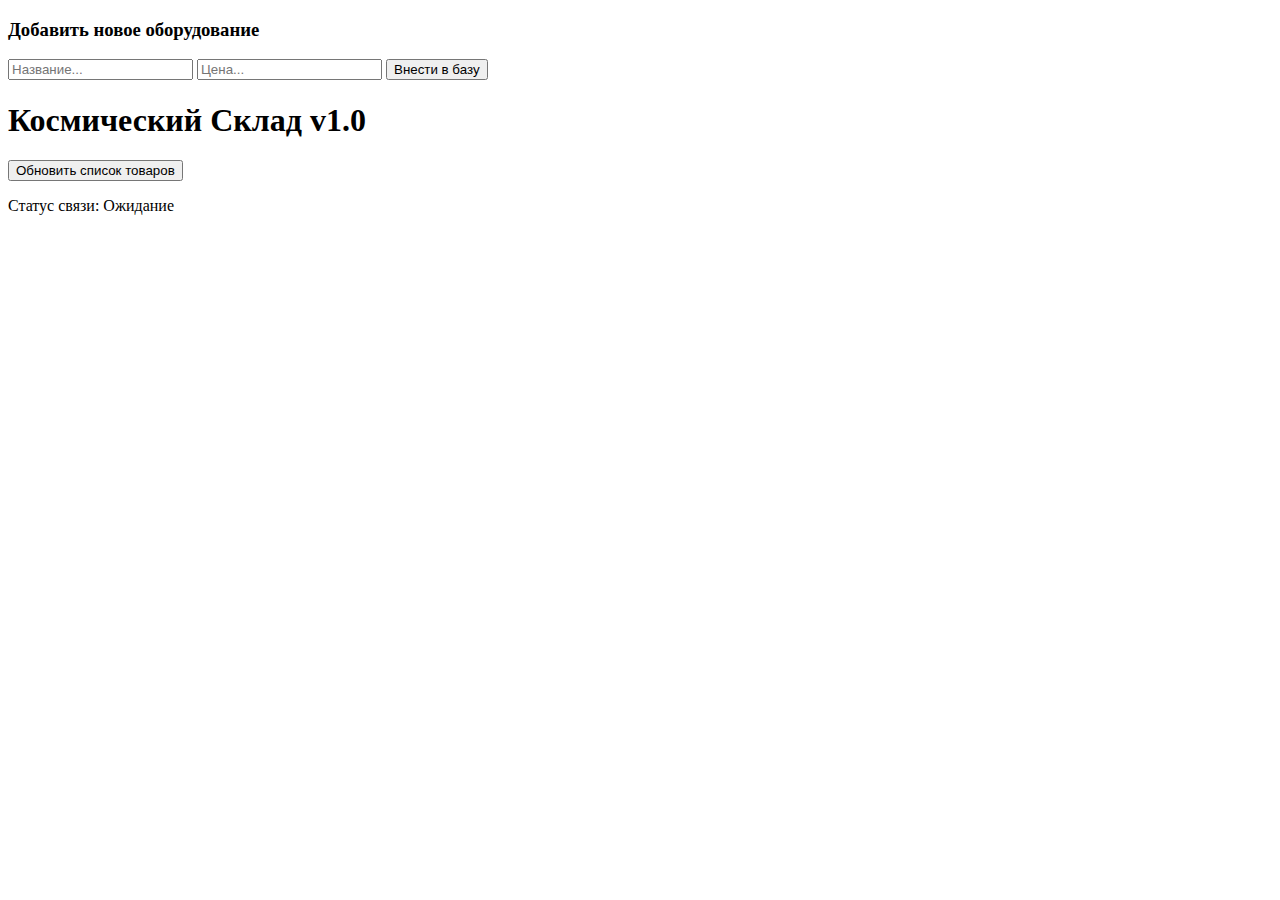
<file: index.html>
<!DOCTYPE html>
<html lang="en">
<head>
    <meta charset="UTF-8">
    <meta name="viewport" content="width=device-width, initial-scale=1.0">
    <title>Document</title>
    
</head>
<body>
    <div class="add-box">
        <h3>Добавить новое оборудование</h3>
        <input type="text" id="new-name" placeholder="Название...">
        <input type="number" id="new-price" placeholder="Цена...">
        <button id="add-btn">Внести в базу</button>
    </div> 
    <div class="shop-panel">
        <h1>Космический Склад v1.0</h1>
        <div class="controls">
            <button id="load-data">Обновить список товаров</button>
            <p id="status-label">Статус связи: <span>Ожидание</span></p>
        </div>
    </div> 
    <div id="inventory-grid" class="grid-container"></div>
    <script src="script.js"></script>
</body>
</html>
</file>
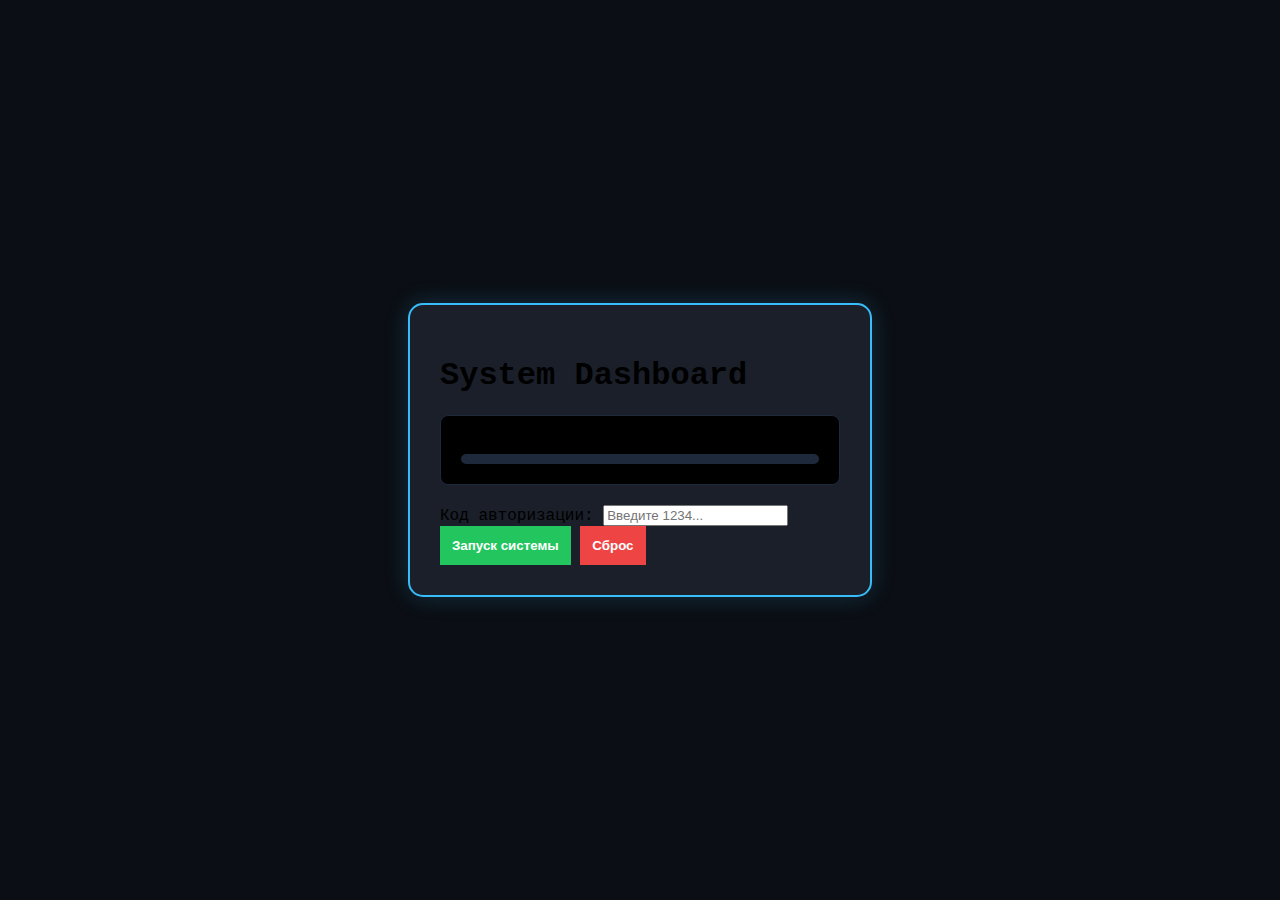
<file: 1/index.html>
<!DOCTYPE html>
<html lang="ru">
<head>
    <meta charset="UTF-8">
    <title>Control Center v1.0</title>
    <link rel="stylesheet" href="style.css"> </head>
<body>

    <div class="main-panel">
        <h1 id="title">System Dashboard</h1>

        <div class="screen">
            <div class="data-row">
                <span>Статус:</span>
                <span id="status-display">Offline</span> </div>
            
            <div class="progress-container">
                <div id="progress-fill"></div> </div>
        </div>

        <div class="input-zone">
            <label>Код авторизации:</label>
            <input type="text" id="code-input" placeholder="Введите 1234..."> </div>

        <div class="controls">
            <button id="launch-btn">Запуск системы</button> <button id="reset-btn">Сброс</button> </div>
    </div>

    <script src="script.js"></script>
</body>
</html>
</file>
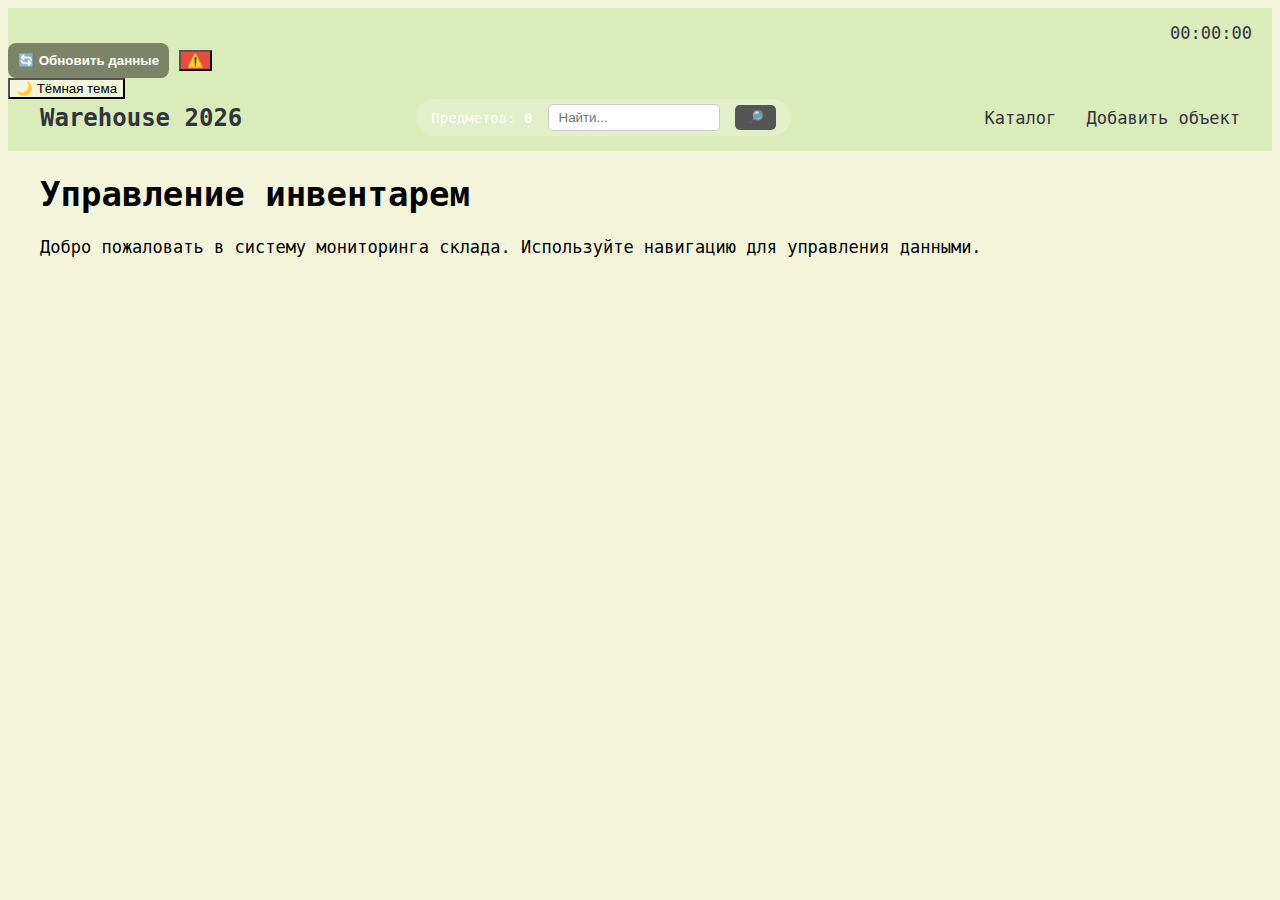
<file: Final Project Daniil/index.html>
<!DOCTYPE html>
<html lang="en">
<head>
    <meta charset="UTF-8">
    <meta name="viewport" content="width=device-width, initial-scale=1.0">
    <title>Document</title>
    <link rel="stylesheet" href="style.css">
</head>
<body>
    <header>
        <div id="stats-left">
            <div id="clock-container" class="clock">
                <span id="live-clock">00:00:00</span>
            </div>

            <button id="refresh-btn" class="btn-more" style="width : auto; justify-self: right;">🔄 Обновить данные</button>
            
            <button id="danger-filter" style="background: #e74c3c; justify-self: center;">⚠️</button>
            
            <button id="theme-toggle" class="btn-theme">🌙 Тёмная тема</button>
        </div>
        
        <div class="header-content container">
            <div class="logo">Warehouse 2026</div>
            <div class="header-tools">
                <span class="stats">Предметов: <b id="total-count">0</b></span>
                <input type="text" id="search-input" placeholder="Найти...">
                <button id="search-btn">🔎</button>
            </div>
            <nav>
                <a href="index.html">Каталог</a>
                <a href="add.html">Добавить объект</a>
            </nav>
        </div>
    </header>
    <main class="container">
        <selection class="intro">
            <h1>Управление инвентарем</h1>
            <p>Добро пожаловать в систему мониторинга склада. Используйте навигацию для управления данными.</p>
        </selection>
        <div id="loader" style="text-align: center; display: none;">⏳ Загрузка склада...</div>
        <div id="items-container" class="items-grid">
           
        </div>
        </main>
        <script src="script.js"></script>
</body>
</html>
</file>
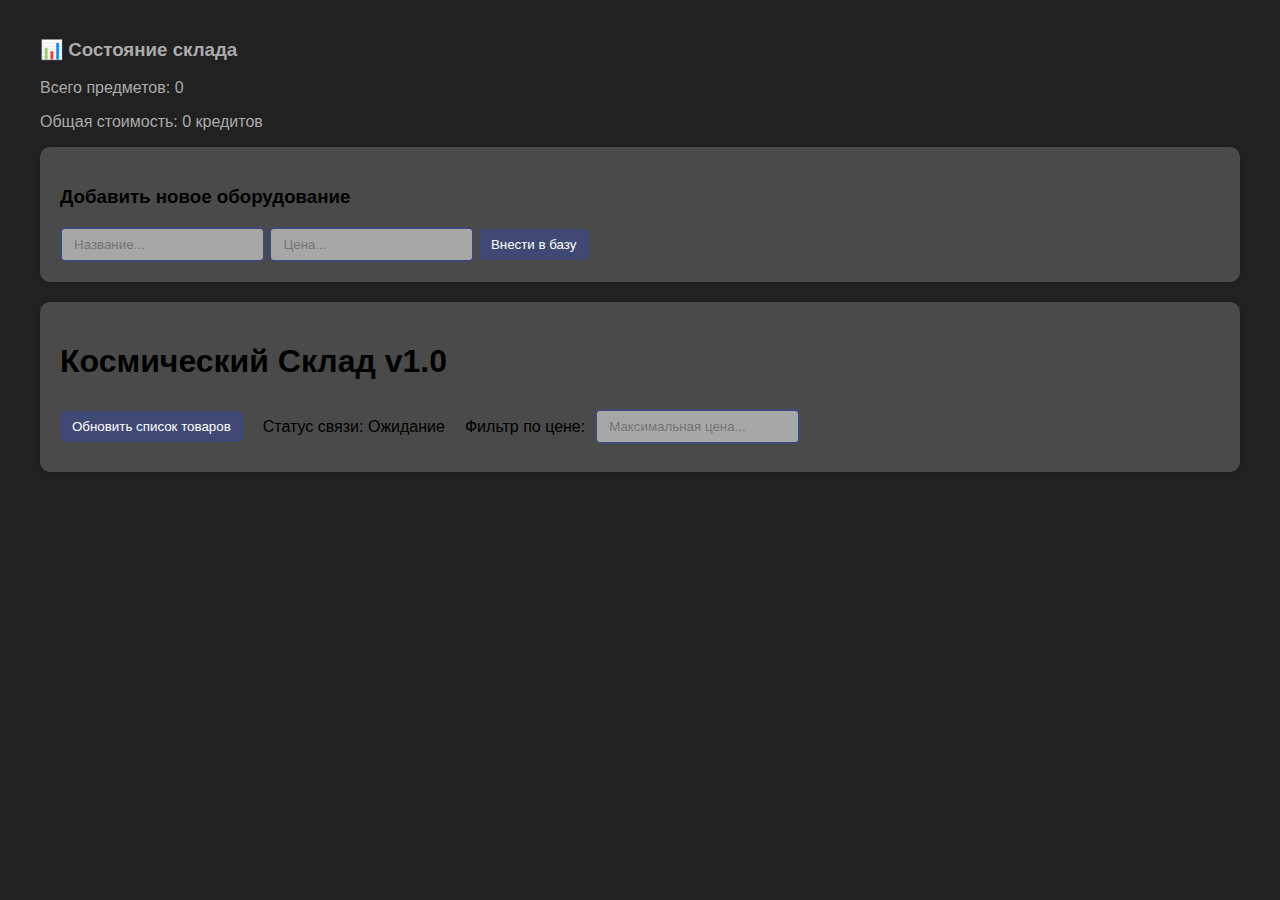
<file: HTML cosmic storage/index.html>
<!DOCTYPE html>
<html lang="en">
<head>
    <meta charset="UTF-8">
    <meta name="viewport" content="width=device-width, initial-scale=1.0">
    <title>Document</title>
    <link rel="stylesheet" href="style.css">
    
</style>
</head>
<body>
    <div class="stats-panel">
        <h3>📊 Состояние склада</h3>
        <p>Всего предметов: <span id="stat-count">0</span></p>
        <p>Общая стоимость: <span id="stat-sum">0</span> кредитов</p>
    </div>
    <div class="add-box">
        <h3>Добавить новое оборудование</h3>
        <input type="text" id="new-name" placeholder="Название...">
        <input type="number" id="new-price" placeholder="Цена...">
        <button id="add-btn">Внести в базу</button>
    </div> 
    <div class="shop-panel">
        <h1>Космический Склад v1.0</h1>
        <div class="controls">
            <button id="load-data">Обновить список товаров</button>
            <p id="status-label">Статус связи: <span>Ожидание</span></p>
            <div class="filter-box">
                <label>Фильтр по цене:</label>
                <input type="number" id="price-filter" placeholder="Максимальная цена...">
            </div>
        </div>

    </div> 
    <div id="inventory-grid" class="grid-container"></div>
    <script src="script.js"></script>
</body>
</html>
</file>
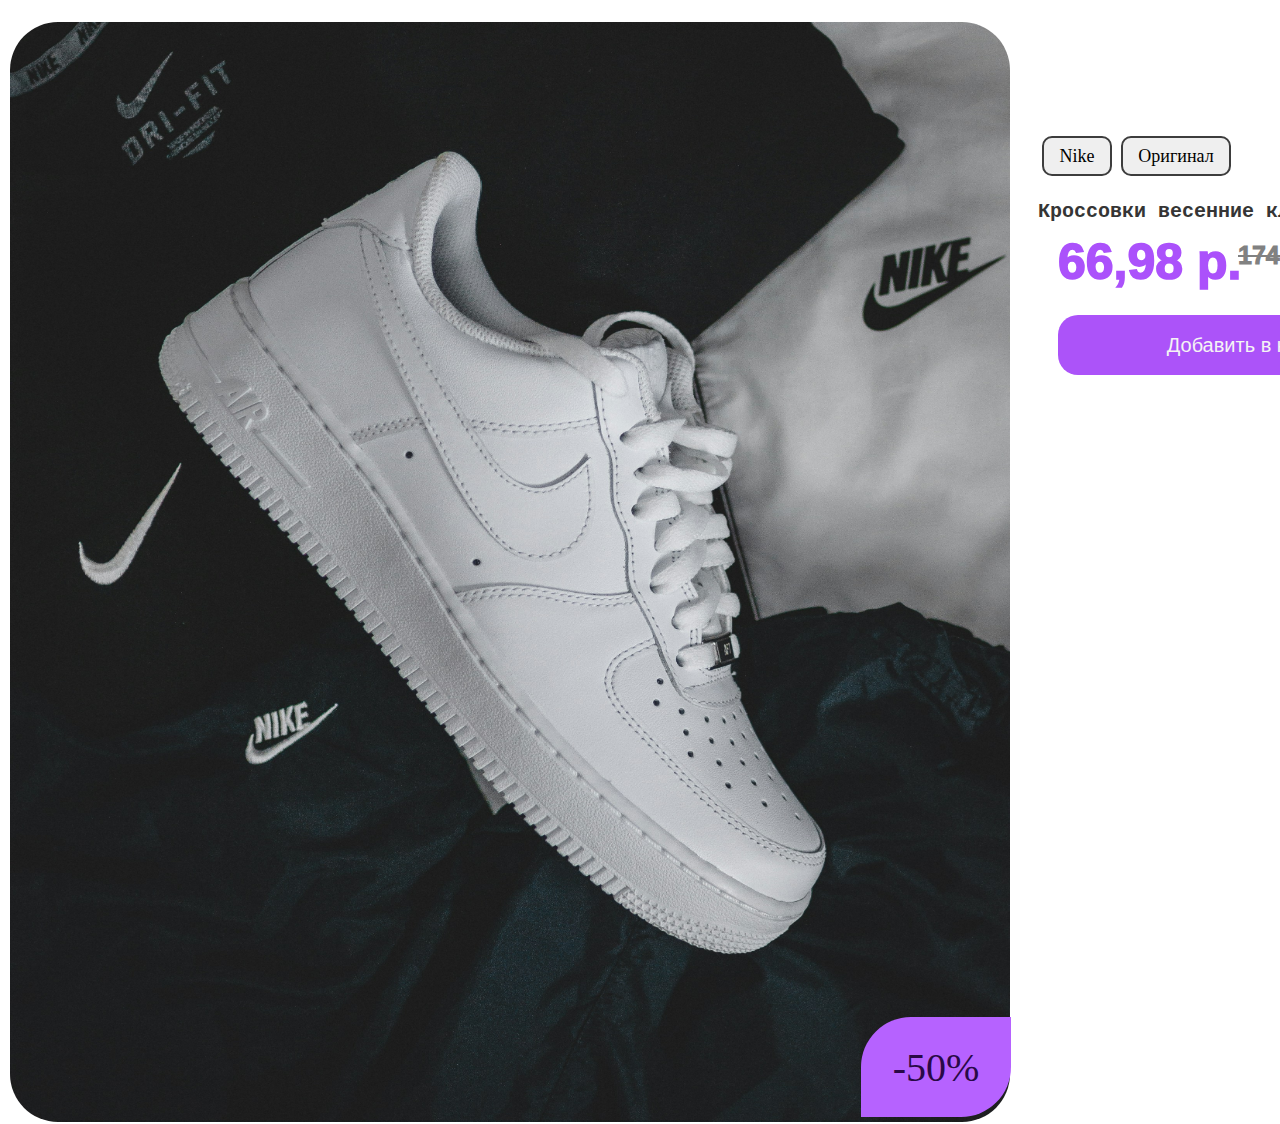
<file: HTML less3/index.html>
<!DOCTYPE html>
<html lang="ru">
<head>
    <meta charset="UTF-8">
    <meta name="viewport" content="width=device-width, initial-scale=1.0">
    <title>Карточка Товара</title>
    <link rel="stylesheet" href="style.css">
</head>
<body>
    <div class="image">
        <img src="images\jeff-tumale-SD9Jyl1xNQ4-unsplash.jpg" alt="Кроссовки Nike Air">
    </div>
    <div class="info">
        <h3>Кроссовки весенние классические легкие Nike Air</h3>
    </div>
    <div class="price">
        <p>66,98 р.</p>
        <p class="wsale">174,18 р.</p>
    </div>
    <div class="button">
        <button type="button" class="cart" >Добавить в корзину</button>
        <button type="button" class="brand">Nike</button>
        <button type="button" class="orig">Оригинал</button>
    </div>
    <button type="button" class="sale">-50%</button>
</body>
</html>
</file>
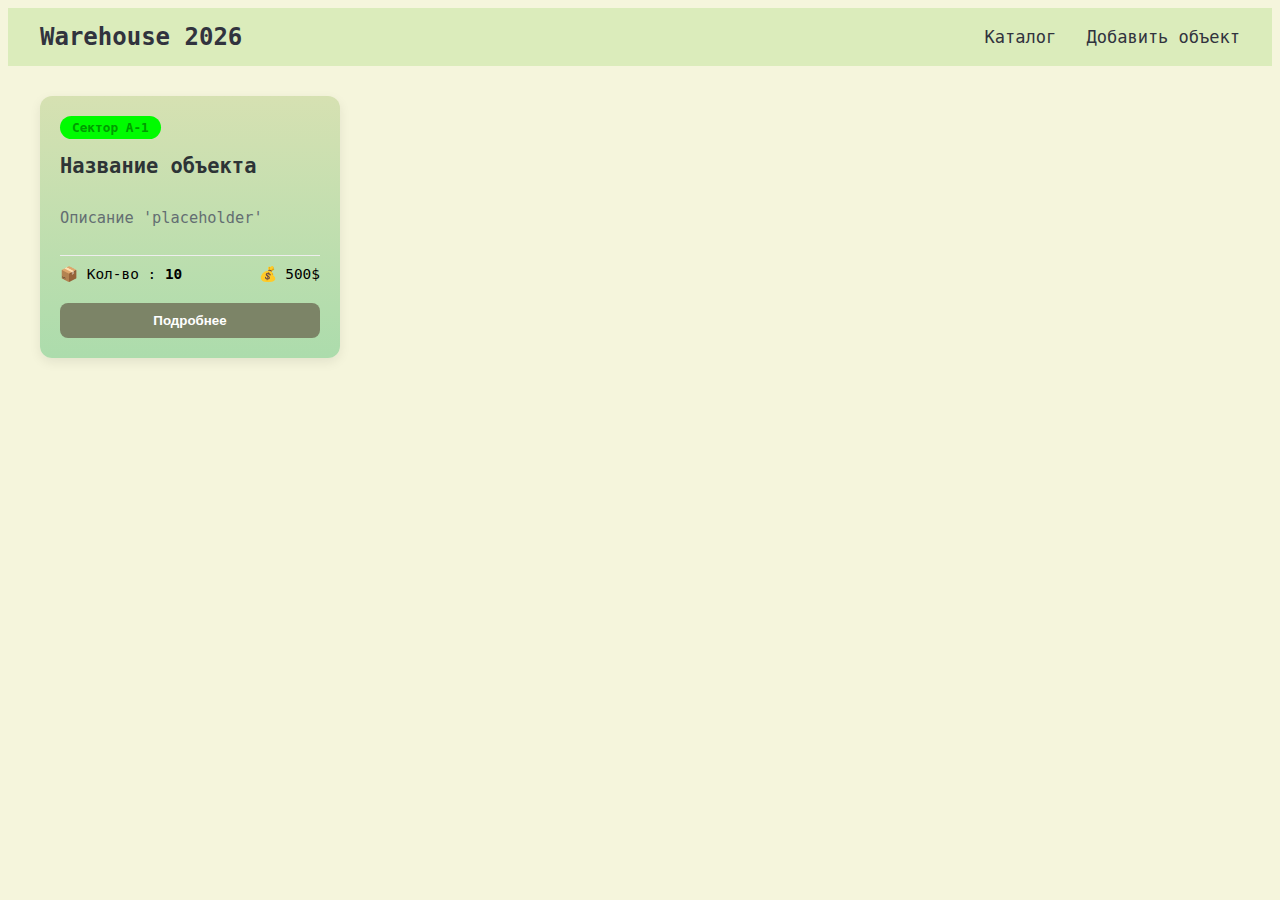
<file: Final Project Daniil/frontend/index.html>
<!DOCTYPE html>
<html lang="en">
<head>
    <meta charset="UTF-8">
    <meta name="viewport" content="width=device-width, initial-scale=1.0">
    <title>Document</title>
    <link rel="stylesheet" href="style.css">
</head>
<body>
    <header>
        <div class="header-content container">
            <div class="logo">Warehouse 2026</div>
            <nav>
                <a href="index.html">Каталог</a>
                <a href="add.html">Добавить объект</a>
            </nav>
        </div>
    </header>
    <main class="container">
        
        <div class="items-grid">
            <div class="card">
                <div class="card-badge">Сектор А-1</div>

                <h3 class="card-title">Название объекта</h3>
                <p class="card-description">Описание 'placeholder'</p>
                <div class="card-stats">
                    <span>📦 Кол-во : <b>10</b></span>
                    <span class="card-extra">💰 500$</span>
                </div>
                <button class="btn-more">Подробнее</button>
            </div>
        </div>
        </main>
</body>
</html>
</file>
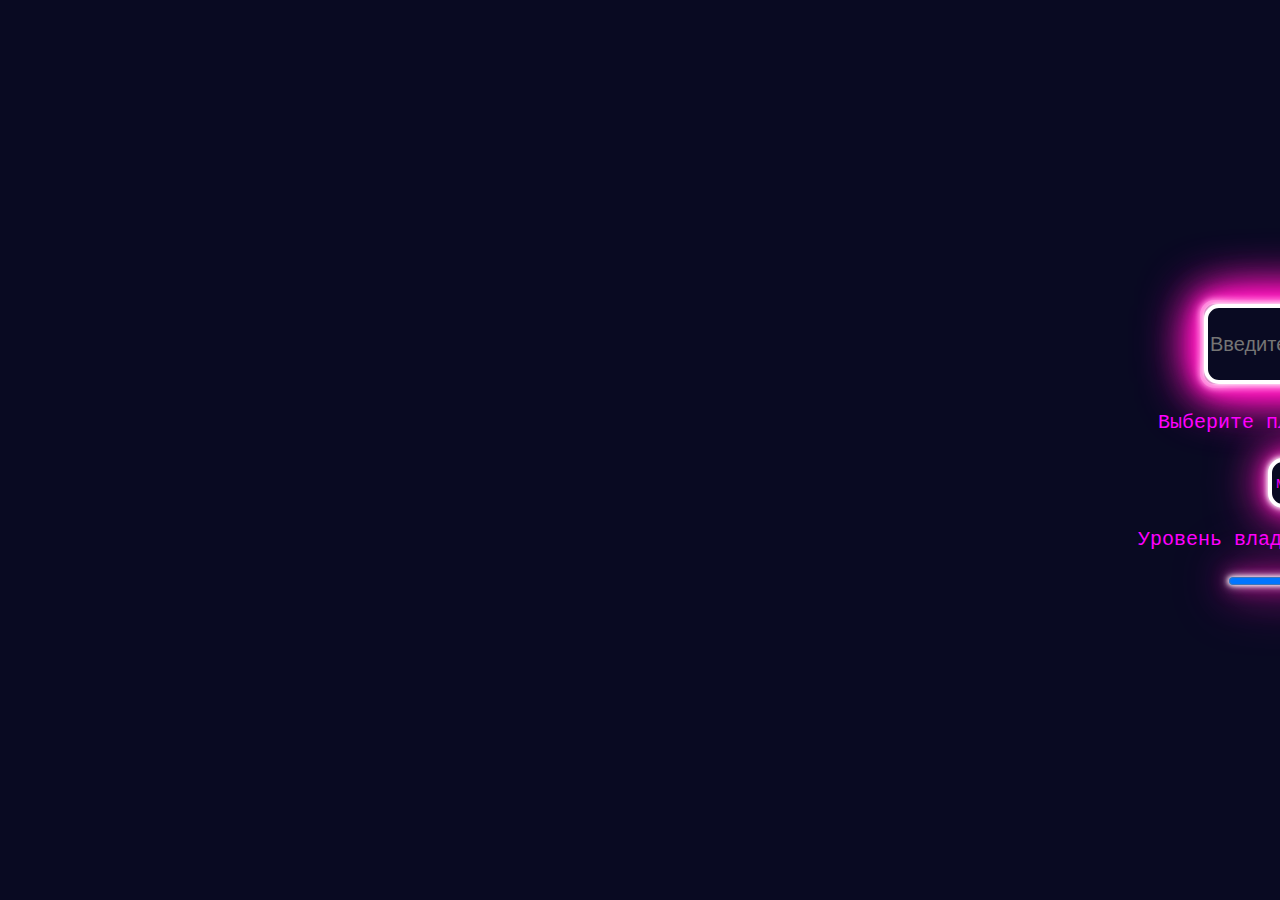
<file: HTML less3/index2.html>
<div class="container"><!DOCTYPE html>
<html lang="en">
<head>
    <meta charset="UTF-8">
    <meta name="viewport" content="width=device-width, initial-scale=1.0">
    <title>Форма регистрации</title>
    <link rel="stylesheet" href="style2.css">
</head>
<body>
    <div class="name">
        <input type="text" placeholder="Введите свое имя">
    </div>
    <div class="select">
        <label class="label">Выберите планету проживания:</label>
        <select>
            <option>Меркурий</option>
            <option>Венера</option>
            <option>Земля</option>
            <option>Марс</option>
            <option>Юпитер</option>
            <option>Сатурн</option>
            <option>Уран</option>
            <option>Нептун</option>
            <option>Плутон</option>
        </select>
    </div>
    <div>
        <label class="l2">Уровень владения лазерным мечом:</label>
        <input type="range" min="0" max="100" step="1" class="range">
    </div>
    

</body>
</html></div>
</file>
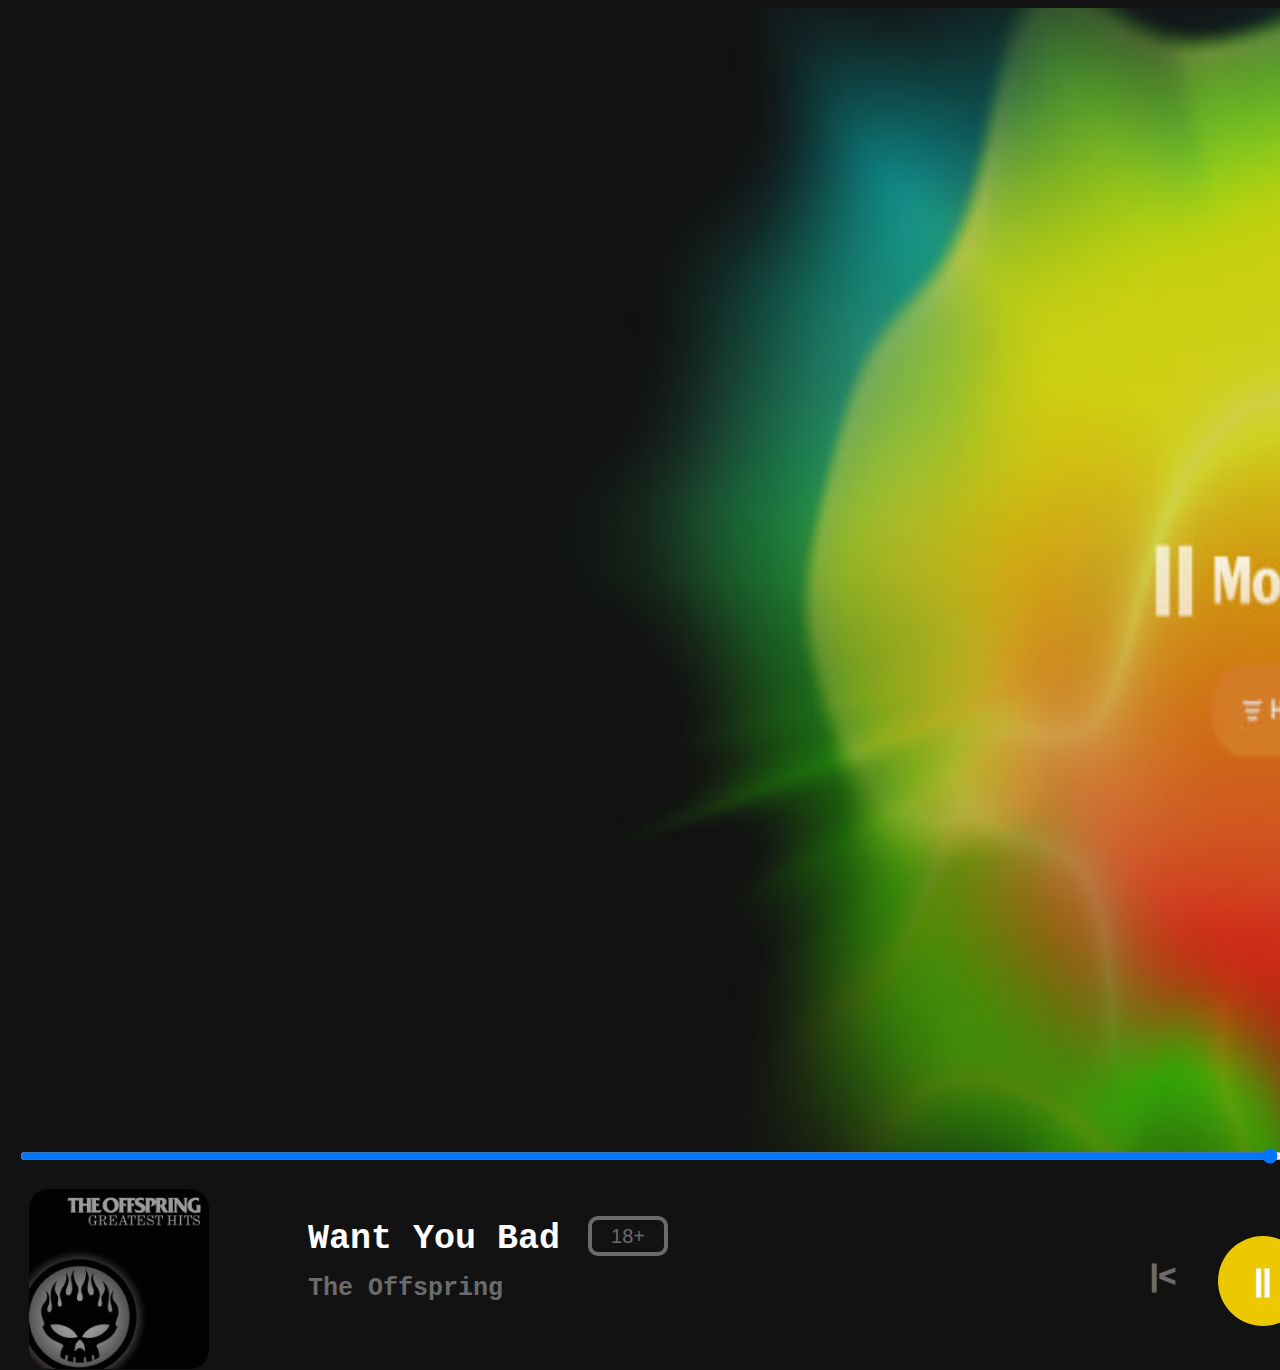
<file: HTML less3/index3.html>
<!DOCTYPE html>
<html lang="en">
<head>
    <meta charset="UTF-8">
    <meta name="viewport" content="width=device-width, initial-scale=1.0">
    <title>Виджет плеер</title>
    <link rel="stylesheet" href="style3.css">
</head>
<body>
    <div>
        <img src="images\photo_2026-01-31_22-25-51.jpg" alt="main_screen">
        <img src="images\photo_2026-01-31_22-48-38.jpg" alt="The Offspring" class="album">
    </div>
    <div>
        <h3 class="name">Want You Bad</h3>
        <h4 class="aut">The Offspring</h4>
    </div>
    <div>
        <button type="button" class="f">|<</button>
        <button type="button" class="r">>|</button>
        <button type="button" class="p">||</button>
        <button type="button" class="age">18+</button>
    </div>
    <input type="range" class="timeline" min="0" max="500" step="1">

</body>
</html>
</file>
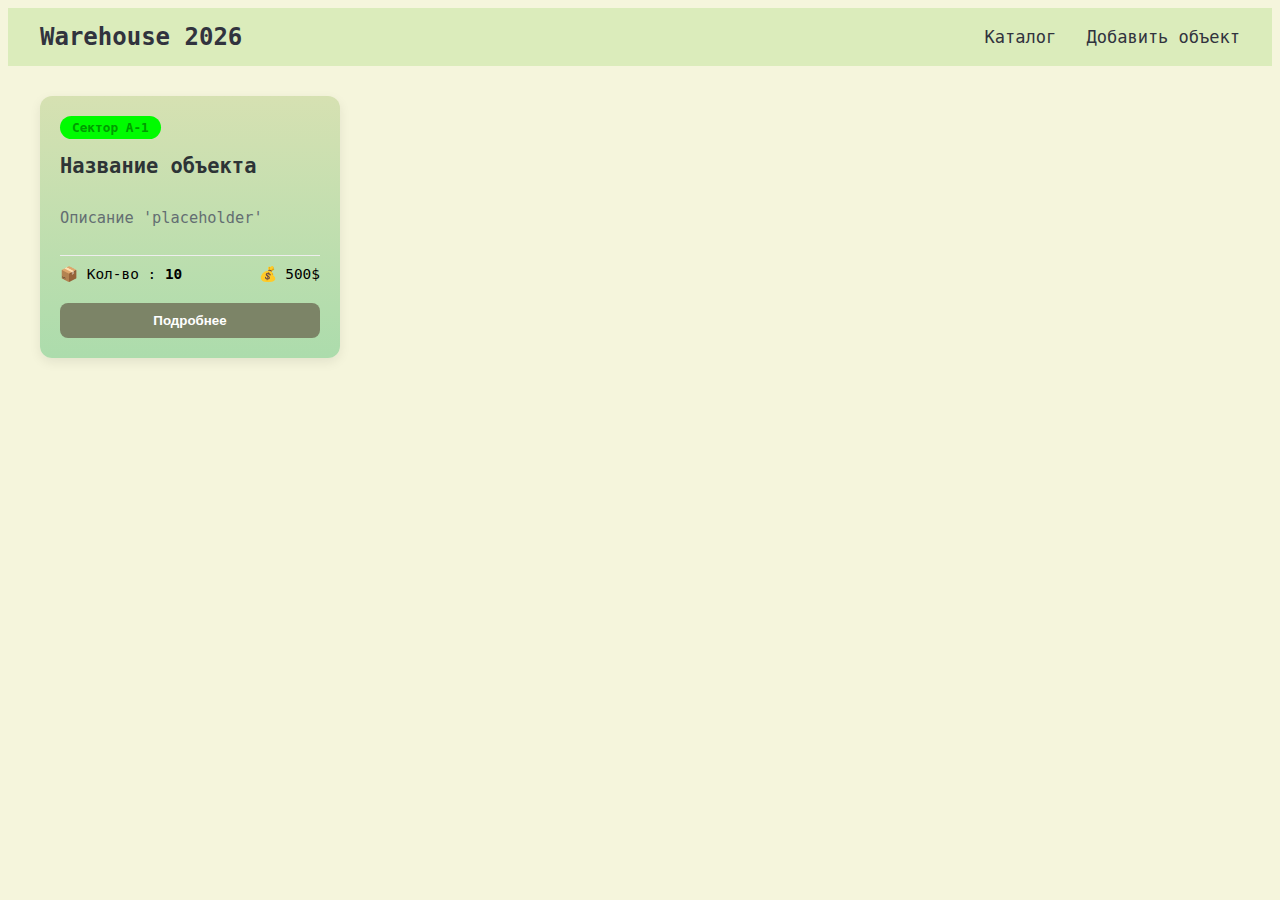
<file: Final Project Daniil/frontend/item.html>
<!DOCTYPE html>
<html lang="ru">
<head>
    <meta charset="UTF-8">
    <meta name="viewport" content="width=device-width, initial-scale=1.0">
    <title>Карточка товара - Склад V.0.2</title>
    <link rel="stylesheet" href="style.css">
</head>
<body>
    <header>
        <div class="header-content container">
            <div class="logo">СКЛАД: КАРТОЧКА ТОВАРА</div>
            <nav>
                <a href="index.html" class="btn-pack">На главную</a>
            </nav>
        </div>
    </header>
    <main class="container">
        <div class="item-details-card" style="margin-top: 30px; display: flex; gap: 30px; background: white; padding: 25px; border-radius: 12px;">
            <div class="image-wrapper" style="flex: 1;max-width: 400px;">
                <img id="item-image" src="" alt="фото товара" style="width: 100%; height: 300px; object-fit: cover; border-radius: 8px;">


            </div>
            <div class="info-wrapper" style="flex: 2;">
                <h1 id="item-name" style="color: #2c3e50;margin-bottom: 15px;" >Загрузка...</h1>
                <p><strong>Сектор:</strong> <span id="item-sector">...</span></p>
                <p><strong>Количество:</strong> <span id="item-quantity">...</span></p>
                <p><strong>Вес:</strong> <span id="item-sector">...</span></p>
                <div id="danger-badge" style="display: none; margin-top: 15px; background: #e74c3c; color: white; padding: 5px 10px; border-radius: 4px;">
                    ⚠️ Опасный груз
                </div>
                <div style="margin-top: 30px;">
                    <button id="delete-btn" style="background-color: #c0392b; color: white; border: none; padding: 10px 20px; border-radius: 6px; cursor: pointer; font-weight: bold;">Списать со склада</button>
                </div>
            </div>
        </div>
    </main>
    <script src="item-script.js"></script>
</body>
</html>
</file>
<file: 1/style.css>
/* Общие настройки страницы [cite: 175] */
body {
    background: #0b0e14; /* Темный фон [cite: 177] */
    height: 100vh;
    display: flex; /* Центрируем панель [cite: 179] */
    justify-content: center;
    align-items: center;
    margin: 0;
    font-family: 'Courier New', monospace;
}

/* Главная панель [cite: 186] */
.main-panel {
    background: #1a1f29;
    width: 400px;
    padding: 30px;
    border-radius: 15px;
    border: 2px solid #38bdf8; /* Голубая рамка [cite: 191] */
    box-shadow: 0 0 25px rgba(56, 189, 248, 0.2);
    position: relative;
}

/* Экран монитора [cite: 195, 196] */
.screen {
    background: #000;
    padding: 20px;
    border-radius: 8px;
    margin: 20px 0;
    border: 1px solid #1e293b;
}

/* Полоса прогресса [cite: 209] */
.progress-container {
    width: 100%;
    height: 10px;
    background: #1e293b;
    border-radius: 5px;
    overflow: hidden;
}

#progress-fill {
    width: 0%; /* Начальное состояние [cite: 218] */
    height: 100%;
    background: #38bdf8;
    transition: 0.4s; /* Плавная анимация [cite: 222] */
}

/* Кнопки [cite: 238] */
button {
    flex: 1;
    padding: 12px;
    cursor: pointer;
    border: none;
    font-weight: bold;
    transition: 0.3s;
}

#launch-btn { background: #22c55e; color: #fff; } /* Зеленая [cite: 246] */
#reset-btn { background: #ef4444; color: #fff; } /* Красная [cite: 247] */

button:hover {
    filter: brightness(1.2); /* Подсветка при наведении [cite: 249] */
    transform: translateY(-2px);
}
</file>
<file: Final Project Daniil/style.css>
@keyframes pulse {
    0% {
        transform: scale(1);
        opacity: 1;
    }
    50% {
        transform: scale(1.02); 
        opacity: 0.75; 
        background-color: #8e9777;;
    }
    100% {
        transform: scale(1);
        opacity: 1;
    }
}


:root {
    --bg-color:beige;
    --text-color:color:rgb(49, 51, 62);
    --card-bg: linear-gradient(#d6e1b2,#acdcac);
    font-family: monospace;
    font-size: 17px;
    margin: 0;
}

body.dark-theme {
    --bg-color: #341717;
    --text-color: #ecf0f1;
    --card-bg: linear-gradient(#e1b2b2,#a73a3a);

}
body.dark-theme .card {
    background: linear-gradient(#290303,#a73a3a);
    color: #ecf0f1;
}

body {
    background-color: var(--bg-color);
    color:var(--text-color);
    transition: 0.3s;
}



header {
    --background-color: rgb(219, 236, 187);
    --color1:rgb(49, 51, 62);
    padding: 15px 0;
}

header.dark-theme {
    --background-color: #330404;
    --color1:rgb(172, 168, 193);
    padding: 15px 0;
}

header {
    background-color: var(--background-color);
    color:var(--color1);
    transition: 0.3s;
}


.container {
    max-width: 1200px;
    margin: 0 auto;
    padding: 0 20px;
    
    
}


.header-content {
    display: flex;
    justify-content: space-between;
    align-items: center;
}
.header-tools {
    display: flex;
    align-items: center;
    gap: 15px;
    background: rgba(255,255,255,0.2);
    padding: 5px 15px;
    border-radius: 20px;

}
.header-tools input {
    padding: 5px 10px;
    border-radius: 5px;
    border: 1px solid #ccc;
    outline: none;
    width: 150px;
}

.header-tools button {
    background: #555;
    color: white;
    border: none;
    padding: 5px 12px;
    border-radius: 5px;
    cursor: pointer;
    transition: 0.3s;
}

.header-tools button:hover {
    background: #555;
}
.stats {
    font-size: 14px;
    color: #fff;
    white-space: nowrap;
}

.logo {
    font-size: 24px;
    font-weight: bold;
}
header nav a {
    color:rgb(49, 51, 62);
    text-decoration: none;
    margin-left: 20px;
    transition: 0.3s;
}
header nav a:hover {
    color: rgb(134, 134, 134);
    
}
.items-grid {
    display: flex;
    flex-wrap: wrap;
    gap: 20px;
    justify-content: flex-start;
    margin-top: 30px;
    
}
.card {
    background: linear-gradient(#d6e1b2,#acdcac);
    border-radius: 12px;
    padding: 20px;
    width: 260px;
    display: flex;
    flex-direction: column;
    gap: 10px;
    box-shadow: 0 4px 12px rgba(0,0,0,0.08);
    transition: transform 0.2s,box-shadow 0.2s;
}
.card:hover {
    transform: translateY(-5px);
    box-shadow: 0 8px 12px rgba(0,0,0,0.15);
    
}
.card:hover .btn-more {
    animation: pulse 2s infinite;
    
}


.card-title {
    margin: 5px 0;
    font-size: 1.2rem;
    color: #2d3436;

}
.card-description {
    font-size: 0.9rem;
    color: #636e72;
    line-height: 1.4;
    flex-grow: 1;
}
.card-stats {
    display: flex;
    justify-content: space-between;
    font-size: 0.85rem;
    padding: 10px 0;
    border-top: 1px solid #eee;
}
.card-badge {
    align-self: flex-start;
    background: #00fc00;
    color: #019b01;
    padding: 4px 12px;
    border-radius: 20px;
    font-size: 0.75rem;
    font-weight: bold;
}
.btn-more {
    background: #7c8467;
    color: white;
    border: none;
    padding: 10px;
    border-radius: 8px;
    cursor: pointer;
    font-weight: 600;
    transition: background 0.3s;
}
.btn-more:hover {
    background: #646b54;

}


.card.danger-mode {
    border: 2px solid #ff4d4d;
    box-shadow: 0 0 15px rgba(255,77,77,0.3);
    background-color: rgba(255,77,77, 0.05);
}

.clock {
    display: flex;
    justify-self: right;
    margin-right: 20px;

}

.btn-theme {
    display: flex;
    justify-self: left;
    background: beige;
}

.refresh-btn {
    display: flex;
    justify-self: right;
    margin-right: 20px;
}

.form-container {
    max-width: 500px;
    margin: 50px auto;
    background: white;
    padding: 30px;
    border-radius: 15px;
    box-shadow: 0 10px 25px rgba(0,0,0,0.1);

}

.form-container form {
    display: flex;
    flex-direction: column;
    gap: 15px;
}

.form-row {
    display: flex;
    gap: 10px;
}

.form-row input {
    flex: 1;
}

.preview-section {
    margin-top: 20px;
    text-align: center;
    border-top: 1px solid #eee;
    padding-top: 15px;
}


#items-container {
    display: grid;
    grid-template-columns: repeat(auto-fill, minmax(280px, 1fr));
    gap: 20px;
    padding: 20px 0;
}


.card-image-wrapper {
    width: 100%;
    height: 180px;
    background-color: #f0f0f0;
    border-radius: 12px 12px 0 0;
    overflow: hidden;
}

.item-img {
    width: 100%;
    height: 100%;
    object-fit: cover;
    transition: transform 0.3s;
}

.item-img:hover {
    transform: scale(1.05);
}


.card-info {
    padding: 15px;
}

.sector-tag {
    font-size: 0.8em;
    color: #3498db;
    text-transform: uppercase;
    font-weight: bold;
    background: rgba(52, 152, 219, 0.1);
    padding: 4px 8px;
    border-radius: 12px;
    display: inline-block;
}

.item-name {
    margin: 10px 0 5px;
    font-size: 1.2em;
    color: #2c3e50;
}

.item-quantity, .item-price {
    font-size: 0.9em;
    color: #7f8c8d;
    margin: 5px 0;
}

.form-container {
    max-width: 500px;
    margin: 50px auto;
    background: white;
    padding: 30px;
    border-radius: 15px;
    box-shadow: 0 10px 25px rgba(0,0,0,0.1);
}

.form-container form {
    display: flex;
    flex-direction: column;
    gap: 15px;
}

.form-row {
    display: flex;
    gap: 10px;
}

.form-row input {
    flex: 1;
}

.input-group {
    width: 100%;
}

.input-group input {
    width: 100%;
    padding: 10px;
    border: 1px solid #ddd;
    border-radius: 8px;
}

.preview-section {
    margin-top: 20px;
    text-align: center;
    border-top: 1px solid #eee;
    padding-top: 15px;
}

#preview-img {
    max-width: 200px;
    border-radius: 10px;
    border: 2px dashed #ccc;
}

.checkbox-label {
    display: flex;
    align-items: center;
    gap: 8px;
    cursor: pointer;
}


#save-btn {
    background: #2ecc71;
    color: white;
    border: none;
    padding: 12px;
    border-radius: 8px;
    cursor: pointer;
    font-size: 16px;
    font-weight: bold;
    transition: background 0.3s;
}

#save-btn:hover {
    background: #27ae60;
}


@media (max-width: 768px) {
    .header-content {
        flex-direction: column;
        gap: 15px;
    }
    
    .header-tools {
        width: 100%;
        justify-content: center;
    }
    
    #items-container {
        grid-template-columns: 1fr;
    }
    
    .form-row {
        flex-direction: column;
    }
}


/* Добавьте в style.css */

/* Стили для полей ввода */
.form-container input[type="text"],
.form-container input[type="number"],
.form-container input[type="file"] {
    width: 100%;
    padding: 10px;
    border: 1px solid #ddd;
    border-radius: 8px;
    font-size: 14px;
    transition: border-color 0.3s;
    box-sizing: border-box;
}

.form-container input:focus {
    outline: none;
    border-color: #3498db;
    box-shadow: 0 0 0 3px rgba(52, 152, 219, 0.1);
}

/* Стили для файлового инпута */
.form-container input[type="file"] {
    padding: 8px;
    background: #f8f9fa;
    cursor: pointer;
}

.form-container input[type="file"]:hover {
    background: #e9ecef;
}

/* Кнопка отправки */
#save-btn {
    background: linear-gradient(135deg, #667eea 0%, #764ba2 100%);
    color: white;
    border: none;
    padding: 12px 24px;
    border-radius: 8px;
    font-size: 16px;
    font-weight: bold;
    cursor: pointer;
    transition: transform 0.2s, box-shadow 0.2s;
}

#save-btn:hover {
    transform: translateY(-2px);
    box-shadow: 0 5px 15px rgba(102, 126, 234, 0.4);
}

#save-btn:active {
    transform: translateY(0);
}

#save-btn:disabled {
    opacity: 0.6;
    cursor: not-allowed;
}

/* Чекбокс */
.checkbox-label {
    display: flex;
    align-items: center;
    gap: 10px;
    cursor: pointer;
    padding: 5px 0;
}

.checkbox-label input[type="checkbox"] {
    width: 18px;
    height: 18px;
    cursor: pointer;
}

/* Превью изображения */
#preview-img {
    max-width: 100%;
    max-height: 200px;
    border-radius: 8px;
    margin-top: 10px;
}

/* Анимация загрузки */
@keyframes spin {
    0% { transform: rotate(0deg); }
    100% { transform: rotate(360deg); }
}

.loading-spinner {
    display: inline-block;
    width: 20px;
    height: 20px;
    border: 3px solid rgba(255,255,255,.3);
    border-radius: 50%;
    border-top-color: white;
    animation: spin 1s ease-in-out infinite;
}
</file>
<file: HTML cosmic storage/style.css>
body {
        font-family: Arial, sans-serif;
        max-width: 1200px;
        margin: 0 auto;
        padding: 20px;
        background: #212121;
    }
    
.add-box, .shop-panel {
    background: #4a4a4a;
    padding: 20px;
    border-radius: 10px;
    margin-bottom: 20px;
    box-shadow: 0 2px 5px rgba(0,0,0,0.1);
}
    
    .controls {
        display: flex;
        gap: 20px;
        align-items: center;
        flex-wrap: wrap;
    }
    
    .filter-box {
        display: flex;
        gap: 10px;
        align-items: center;
    }
    
    .grid-container {
        display: grid;
        grid-template-columns: repeat(auto-fill, minmax(250px, 1fr));
        gap: 20px;
    }
    
    .product-card {
        background: #4a4a4a;
        padding: 15px;
        border-radius: 10px;
        box-shadow: 0 2px 5px rgba(0,0,0,0.1);
    }
    
    .icon {
        font-size: 40px;
        text-align: center;
    }
    
    .price {
        font-weight: bold;
        color: #678c74;
    }
    
    .badge {
        display: inline-block;
        padding: 5px 10px;
        background: #c0c1c1;
        border-radius: 15px;
        font-size: 12px;
        color: #3f5346;
    }
    
    .delete-btn {
        background: #7d3d3d;
        color: white;
        border: none;
        padding: 5px 10px;
        border-radius: 5px;
        cursor: pointer;
        margin-top: 10px;
    }
    
    .empty {
        grid-column: 1/-1;
        text-align: center;
        color: #666;
    }
    
    input, button {
        padding: 8px 12px;
        border: 2px solid #404973;
        border-radius: 5px;
        background-color: #a7a7a7;
    }
    
    button {
        background: #404973;
        color: white;
        border: none;
        cursor: pointer;
    }
    
    button:hover {
        background: #234a9d;
    }
.expensive {
    border: 2px solid rgb(131, 55, 169) !important;
    box-shadow: 0 0 10px rgba(131, 55, 169, 0.5);
}

.stats-panel{
    color: rgb(171, 171, 171);
}
</file>
<file: HTML less3/style.css>
img {
    width: 1000px;
    height: 1100px;
    position: absolute;
    border: white solid 2px;
    border-radius: 50px;
}
h3 {
    color: #353535;
    position: relative;
    top: 180px;
    left: 1030px;
    font-size: 20px;
    font-family: monospace;
}
.brand {
    position: relative;
    left: 630px;
    bottom: 130px;
    height: 40px;
    width: 70px;
    font-size: 18px;
    border: rgb(61, 61, 61) solid 2px;
    border-radius: 10px;
    font-family: fantasy;
}
.orig {
    position: relative;
    left: 635px;
    bottom: 130px;
    height: 40px;
    width: 110px;
    font-size: 18px;
    border: rgb(61, 61, 61) solid 2px;
    border-radius: 10px;
    font-family: fantasy;
}
.wsale {
    text-decoration: line-through;
    color: rgb(129, 129, 129);
    position: relative;
    left: 180px;
    bottom: 100px;
    font-family: 'Gill Sans', 'Gill Sans MT', Calibri, 'Trebuchet MS', sans-serif;
    font-weight: 1000;
    font-size: 25px;
}
.price {
    color: #ab51fb;
    position: relative;
    left: 1050px;
    top: 140px;
    font-family: 'Gill Sans', 'Gill Sans MT', Calibri, 'Trebuchet MS', sans-serif;
    font-weight: 1000;
    font-size: 50px;
}
.cart {
    color: rgb(245, 244, 244);;
    position: relative;
    background-color: #ac53f9;
    left: 1050px;
    top: 60px;
    height: 60px;
    width: 400px;
    border: transparent solid 2px;
    border-radius: 20px;
    font-family: sans-serif;
    font-size: 20px;
}
.cart:hover  {
    background-color:  #b662ff;
}
.sale {
    position: relative;
    background-color: #b662ff;
    font-family: fantasy;
    top: 702px;
    left: 853px;
    height: 100px;
    width: 150px;
    color: rgb(41, 9, 71);
    font-size: 40px;
    border: transparent solid 2px;
    border-bottom-right-radius: 50px;
    border-top-left-radius: 50px;
}
</file>
<file: Final Project Daniil/frontend/style.css>
@keyframes pulse {
    0% {
        transform: scale(1);
        opacity: 1;
    }
    50% {
        transform: scale(1.02); 
        opacity: 0.75; 
        background-color: #8e9777;;
    }
    100% {
        transform: scale(1);
        opacity: 1;
    }
}


:root {
    --bg-color:beige;
    --text-color:color:rgb(49, 51, 62);;
    --card-bg: linear-gradient(#d6e1b2,#acdcac);
    font-family: monospace;
    font-size: 17px;
    margin: 0;
}

body.dark-theme {
    --bg-color: #341717;
    --text-color: #ecf0f1;
    --card-bg: linear-gradient(#e1b2b2,#a73a3a);

}
body.dark-theme .card {
    background: linear-gradient(#290303,#a73a3a);
    color: #ecf0f1;
}

body {
    background-color: var(--bg-color);
    color:var(--text-color);
    transition: 0.3s;
}

/* 
body {
    font-family: monospace;
    font-size: 17px;
    background-color: beige;
    margin: 0;
} */
.container {
    max-width: 1200px;
    margin: 0 auto;
    padding: 0 20px;
    
    
}
header {
    background-color: rgb(219, 236, 187);
    color:rgb(49, 51, 62);
    padding: 15px 0;
}
.header-content {
    display: flex;
    justify-content: space-between;
    align-items: center;
}
.logo {
    font-size: 24px;
    font-weight: bold;
}
header nav a {
    color:rgb(49, 51, 62);
    text-decoration: none;
    margin-left: 20px;
    transition: 0.3s;
}
header nav a:hover {
    color: rgb(134, 134, 134);
    
}
.items-grid {
    display: flex;
    flex-wrap: wrap;
    gap: 20px;
    justify-content: flex-start;
    margin-top: 30px;
    
}
.card {
    background: linear-gradient(#d6e1b2,#acdcac);
    border-radius: 12px;
    padding: 20px;
    width: 260px;
    display: flex;
    flex-direction: column;
    gap: 10px;
    box-shadow: 0 4px 12px rgba(0,0,0,0.08);
    transition: transform 0.2s,box-shadow 0.2s;
}
.card:hover {
    transform: translateY(-5px);
    box-shadow: 0 8px 12px rgba(0,0,0,0.15);
    
}
.card:hover .btn-more {
    animation: pulse 2s infinite;
    
}


.card-title {
    margin: 5px 0;
    font-size: 1.2rem;
    color: #2d3436;

}
.card-description {
    font-size: 0.9rem;
    color: #636e72;
    line-height: 1.4;
    flex-grow: 1;
}
.card-stats {
    display: flex;
    justify-content: space-between;
    font-size: 0.85rem;
    padding: 10px 0;
    border-top: 1px solid #eee;
}
.card-badge {
    align-self: flex-start;
    background: #00fc00;
    color: #019b01;
    padding: 4px 12px;
    border-radius: 20px;
    font-size: 0.75rem;
    font-weight: bold;
}
.btn-more {
    background: #7c8467;
    color: white;
    border: none;
    padding: 10px;
    border-radius: 8px;
    cursor: pointer;
    font-weight: 600;
    transition: background 0.3s;
}
.btn-more:hover {
    background: #646b54;

}


.card.danger-mode {
    border: 2px solid #ff4d4d;
    box-shadow: 0 0 15px rgba(255,77,77,0.3);
    background-color: rgba(255,77,77, 0.05);
}

.clock {
    display: flex;
    justify-self: right;
    margin-right: 20px;

}

.btn-theme {
    display: flex;
    justify-self: right;
    background: beige;
}
</file>
<file: HTML less3/style2.css>
body {
    background-color: rgb(9, 10, 34);
    
}
.name {
    position: absolute;
    left: 1200px;
    top: 300px;
    background-color: rgb(9, 10, 34);
    border: 4px solid #fff; 
    border-radius: 15px;
    height: 80px;
    width: 200px;
    box-shadow: 
    0 0 5px #fff, 
    0 0 10px #fff, 
    0 0 20px #ff14bd, 
    0 0 40px #ff14bd, 
    0 0 60px #ff14bd;
}
input {
    background-color: rgb(9, 10, 34);
    height: 80px;
    width: 200px;
    color:magenta;
    position: relative;
    border: 4px solid #fff; 
    border-radius: 15px;
    font-size: 20px;
    font-family: Verdana, Geneva, Tahoma, sans-serif;
    box-shadow: 
    0 0 5px #fff, 
    0 0 10px #fff, 
    0 0 20px #ff14bd, 
    0 0 40px #ff14bd, 
    0 0 60px #ff14bd;
}
.label{
    position: relative;
    left: 1150px;
    top: 390px;
    color: magenta;
    font-size: 20px;
    font-family: monospace;
    

}
select {
    position: relative;
    left: 920px;
    top: 450px;
    height: 50px;
    width: 120px;
    border: 4px solid #fff; 
    border-radius: 15px;
    color: magenta;
    background-color: rgb(9, 10, 34);
    box-shadow: 
    0 0 5px #fff, 
    0 0 10px #fff, 
    0 0 20px #ff14bd, 
    0 0 40px #ff14bd, 
    0 0 60px #ff14bd;
}
.l2 {
    position: relative;
    left: 1130px;
    top: 470px;
    color: magenta;
    font-size: 20px;
    font-family: monospace;
    
}
.range{
    position: relative;
    left: 830px;
    top: 510px;
    box-sizing: border-box;
    height: 8px;
    border: 4px solid #fff; 
    border-radius: 15px;
    box-shadow: 
    0 0 5px #fff, 
    0 0 10px #fff, 
    0 0 20px #ff14bd, 
    0 0 40px #ff14bd, 
    0 0 60px #ff14bd;
}/*
.range::-moz-range-track {
  height: 10px;
  border-radius: 5px;
  
  background-image: linear-gradient(to right, #031f38 0%, #115220 100%);
}*/
.range::-moz-range-track {

  height: 20px;
  width: 20px;
  border-radius: 50%;
  margin-top: -5px; 
}
</file>
<file: HTML less3/style3.css>
img {
    height: 1150px;
    width: 2300px;
    position: absolute;
    text-align: center;
    left: 200px;
}
body {
    background-color: #121212;
}
.name {
    color: white;
    position: relative;
    left: 300px;
    top: 990px;
    font-family: 'Courier New', Courier, monospace;
    font-size: 35px;

}
.aut {
    color: #6b6b6b;
    position: relative;
    left: 300px;
    top: 970px;
    font-family: 'Courier New', Courier, monospace;
    font-size: 25px;
}
.timeline {
    position: relative;
    left: 10px;
    top: 470px;
    width: 2500px;

}
.album {
    position: relative;
    height: 180px;
    width: 180px;
    top: 1180px;
    left: 20px;
    border: transparent solid 1px;
    border-radius: 20px;
}

.r{
    position: relative;
    left: 1310px;
    top: 777px;
    height: 90px;
    width: 90px;
    font-weight: 1000;
    font-size: 30px;
    border-radius: 50%;
    border: none;     
    background-color: #121212; 
    color: #6b6b6b;      
    cursor: pointer;   
    display: flex;     
    align-items: center;
    justify-content: center;
    padding: 0;        
}

.p{
    position: relative;
    left: 1210px;
    top: 690px;
    height: 90px;
    width: 90px;
    font-weight: 1000;
    font-size: 30px;
    border-radius: 50%;
    border: none;     
    background-color: #ebc800; 
    color: #ffffff;      
    cursor: pointer;   
    display: flex;     
    align-items: center;
    justify-content: center;
    padding: 0;
}

.f{
    position: relative;
    left: 1110px;
    top: 865px;
    height: 90px;
    width: 90px;
    font-weight: 1000;
    font-size: 30px;
    border-radius: 50%;
    border: none;     
    background-color: #121212; 
    color: #6b6b6b;      
    cursor: pointer;   
    display: flex;     
    align-items: center;
    justify-content: center;
    padding: 0;
}

.age {
    border: #6b6b6b solid 4px;
    position: relative;
    background-color: #121212;
    color: #6b6b6b;
    height: 40px;
    width: 80px;
    border-radius: 10px;
    font-size: 20px;
    left: 580px;
    top: 580px;
}
</file>
